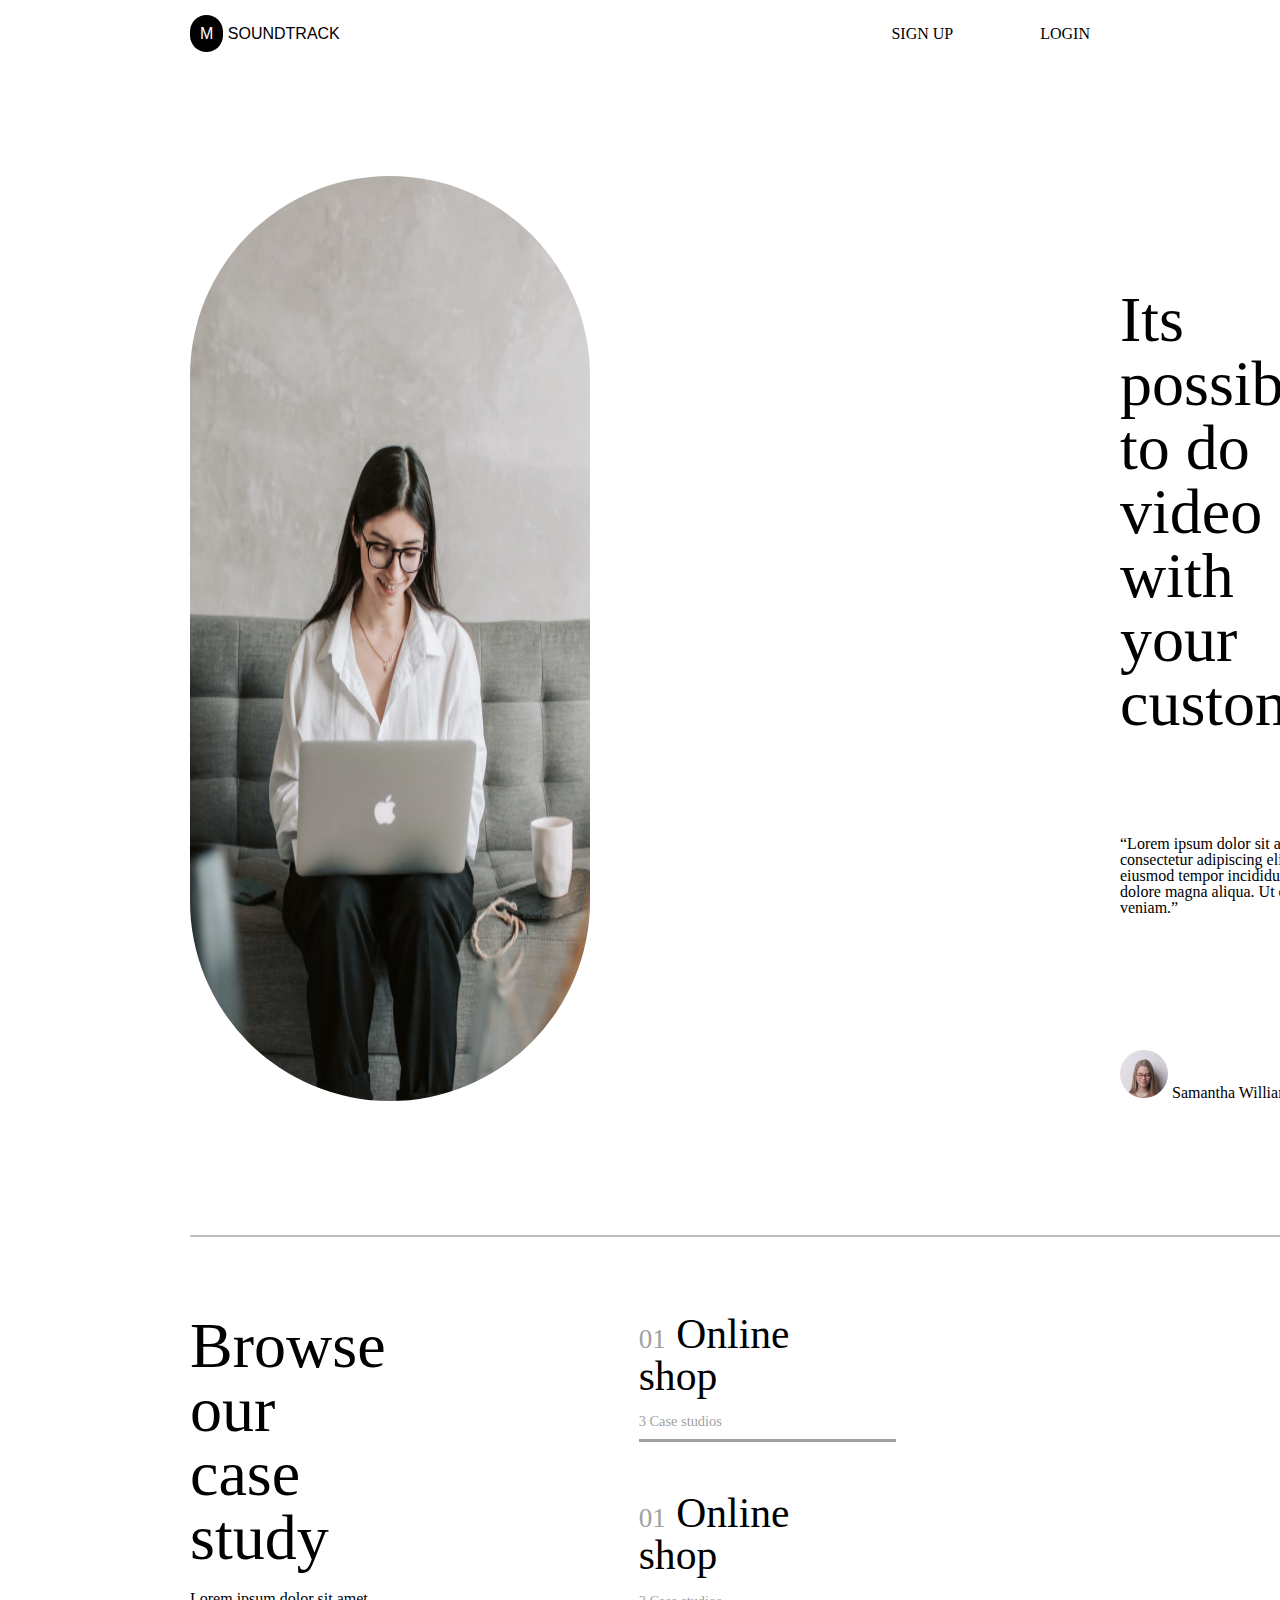
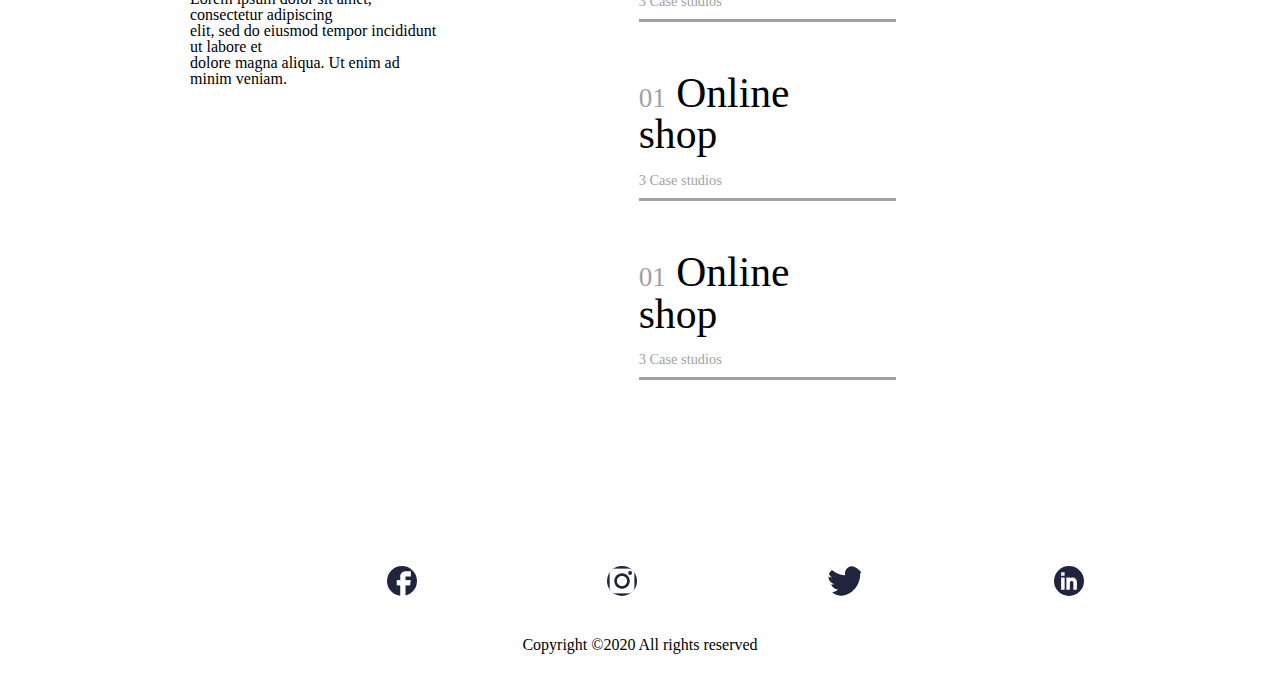
<file: index.html>
<!DOCTYPE html>
<html lang="en">

<head>
    <meta charset="UTF-8">
    <meta name="viewport" content="width=device-width, initial-scale=1.0">
    <title>Sound</title>
    <link rel="stylesheet" href="style.css">
</head>

<body>
    <header>
        <div class="logo-e-ul">
            <p>
                <span class="logotipo">M</span> SOUNDTRACK
            </p>
            <nav>
                <ul class="topo">
                    <li>
                        SIGN UP
                    </li>
                    <li>
                        LOGIN
                    </li>
                </ul>
            </nav>
        </div>
    </header>
    <main>
        <section class="navegacao">
            <div class="intro">
                <img src="img/image10.png" alt="">
                <div class="text">
                    <p>
                        Its possible to do <br> video call with <br> your customers
                    </p>
                    <p class="receba">
                        “Lorem ipsum dolor sit amet, consectetur adipiscing elit, sed do eiusmod tempor incididunt ut
                        labore et dolore magna aliqua. Ut enim ad minim veniam.”
                    </p>
                    <span>
                        <img class="olivia" src="img/image 6.png" alt="img de olivia"> Samantha Willian
                    </span>
                </div>
            </div>
            <img width="1300px" src="img/Path.png" alt="" class="linha">
            <div class="container">
                <div class="title-subtittle">


                    <H2>
                        Browse our <br> case study
                    </H2>
                    <p class="lorem">
                        Lorem ipsum dolor sit amet, consectetur adipiscing <br> elit, sed do eiusmod tempor incididunt ut
                        labore et <br> dolore magna aliqua. Ut enim ad minim veniam.
                    </p>
                </div>
                <div class="itens">
                    <nav>
                        <ul>
                            <li class="item-rrr">
                                <p>
                                <p class="tittle-itens">
                                    <span class="numeracao">01</span> Online shop
                                </p>
                                <br>
                                <span class="reducao-do-bold">3 Case studios</span>
                                </p>
                                
                            </li>
                            
                            <li class="item-rrr">
                                <p>
                                <p class="tittle-itens">
                                    <span class="numeracao">01</span> Online shop
                                </p>
                                <br>
                                <span class="reducao-do-bold">3 Case studios</span>
                                </p>
                                
                            </li>
                            <li class="item-rrr">
                                <p>
                                <p class="tittle-itens">
                                    <span class="numeracao">01</span> Online shop
                                </p>
                                <br>
                                <span class="reducao-do-bold">3 Case studios</span>
                                </p>
                                
                            </li>
                            <li class="item-rrr">
                                <p>
                                <p class="tittle-itens">
                                    <span class="numeracao">01</span> Online shop
                                </p>
                                <br>
                                <span class="reducao-do-bold">3 Case studios</span>
                                </p>
                                
                            </li>
                        </ul>
                    </nav>
                </div>
            </div>

        </section>
        </main>
        <footer>
            <nav>
                <ul>
                    <li>
                        <a href="">
                            <img src="img/fb.png" alt="facebook">
                        </a>
                    </li>
                    <li>
                        <a href="">
                            <img src="img/insta.png" alt="instagram">
                        </a>
                    </li>
                    <li>
                        <a href="">
                            <img src="img/Group.png" alt="instagram">
                        </a>
                    </li>
                    <li>
                        <a href="">
                            <img src="img/Linkedin.png" alt="instagram">
                        </a>
                    </li>
                </ul>
            </nav>
            <p>
                Copyright ©2020 All rights reserved 
            </p>
        </footer>
</body>





</html>
</file>
<file: style.css>
/*CSS RESET=======================================================================================================*/
html, body, div, span, applet, object, iframe,
h1, h2, h3, h4, h5, h6, p, blockquote, pre,
a, abbr, acronym, address, big, cite, code,
del, dfn, em, img, ins, kbd, q, s, samp,
small, strike, strong, sub, sup, tt, var,
b, u, i, center,
dl, dt, dd, ol, ul, li,
fieldset, form, label, legend,
table, caption, tbody, tfoot, thead, tr, th, td,
article, aside, canvas, details, embed, 
figure, figcaption, footer, header, hgroup, 
menu, nav, output, ruby, section, summary,
time, mark, audio, video {
	margin: 0;
	padding: 0;
	border: 0;
	font-size: 100%;
	font: inherit;
	vertical-align: baseline;
}
/* HTML5 display-role reset for older browsers */
article, aside, details, figcaption, figure, 
footer, header, hgroup, menu, nav, section {
	display: block;
}
body {
	line-height: 1;
}
ol, ul {
	list-style: none;
}
blockquote, q {
	quotes: none;
}
blockquote:before, blockquote:after,
q:before, q:after {
	content: '';
	content: none;
}
table {
	border-collapse: collapse;
	border-spacing: 0;
}
/*FIM CSS RESET===========================================================================================================================*/







header{
    margin: 0 190px 0 190px
}

.logo-e-ul p:first-child{
    font-family: Arial, Helvetica, sans-serif;
    
}
.logo-e-ul{
    display: flex;
    justify-content: space-between;
    margin-top: 2vw;
    /*margin-left: 190px;*/
}
.logo-e-ul p:first-child span{
    color: white;
    background-color: black;
    padding: 10px;
    border-radius: 200000px;
}
ul.topo{
    display: flex;
    
    cursor: pointer;
}
.logo-e-ul ul li:last-child{
    margin: 0 0 0 87px;
}



.intro{
    display: flex;
}
.text p{
    margin-top: 246px;
    margin-left: 530px;
    margin-right: 190px;
    font-size: 4rem;
}
.text p.receba{
    font-size: 1rem;
    margin-top: 100px;
    margin-right: 190px;
}
img{
    border-radius: 200px;
    margin: 134px 0 0 190px;
}
img.olivia{
    margin-left: 530px;
}



.container{
    
    display: flex;
    justify-content: space-between;
    margin: 74px 30vw 0 190px;
}



.container h2{
    font-size: 4rem;
}
.lorem{
    margin: 21px 0px 0 0px;
}




.itens{
    margin: 0 0 0 200px;
    
}
.tittle-itens{
    font-size: 2.6rem;
    
}
.numeracao{
    color: rgb(161, 161, 161);
    font-size: 1.7rem;
}
.reducao-do-bold{
    color: rgb(161, 161, 161);
    font-size: 0.9rem;
}
.itens nav ul li.item-rrr{
    border-bottom: 3px solid rgb(161, 161, 161);
    padding-bottom: 10px;
    padding-right: 100px;
    margin-bottom: 4vw;
}
 


footer nav ul{
    justify-content: center;
    display: flex;
    
}
footer p{
    text-align: center;
    margin-top: 3vw;
    margin-bottom: 3vw;
}















.linha{
    margin-right: 190px;
    margin-bottom: 0;
}
</file>
